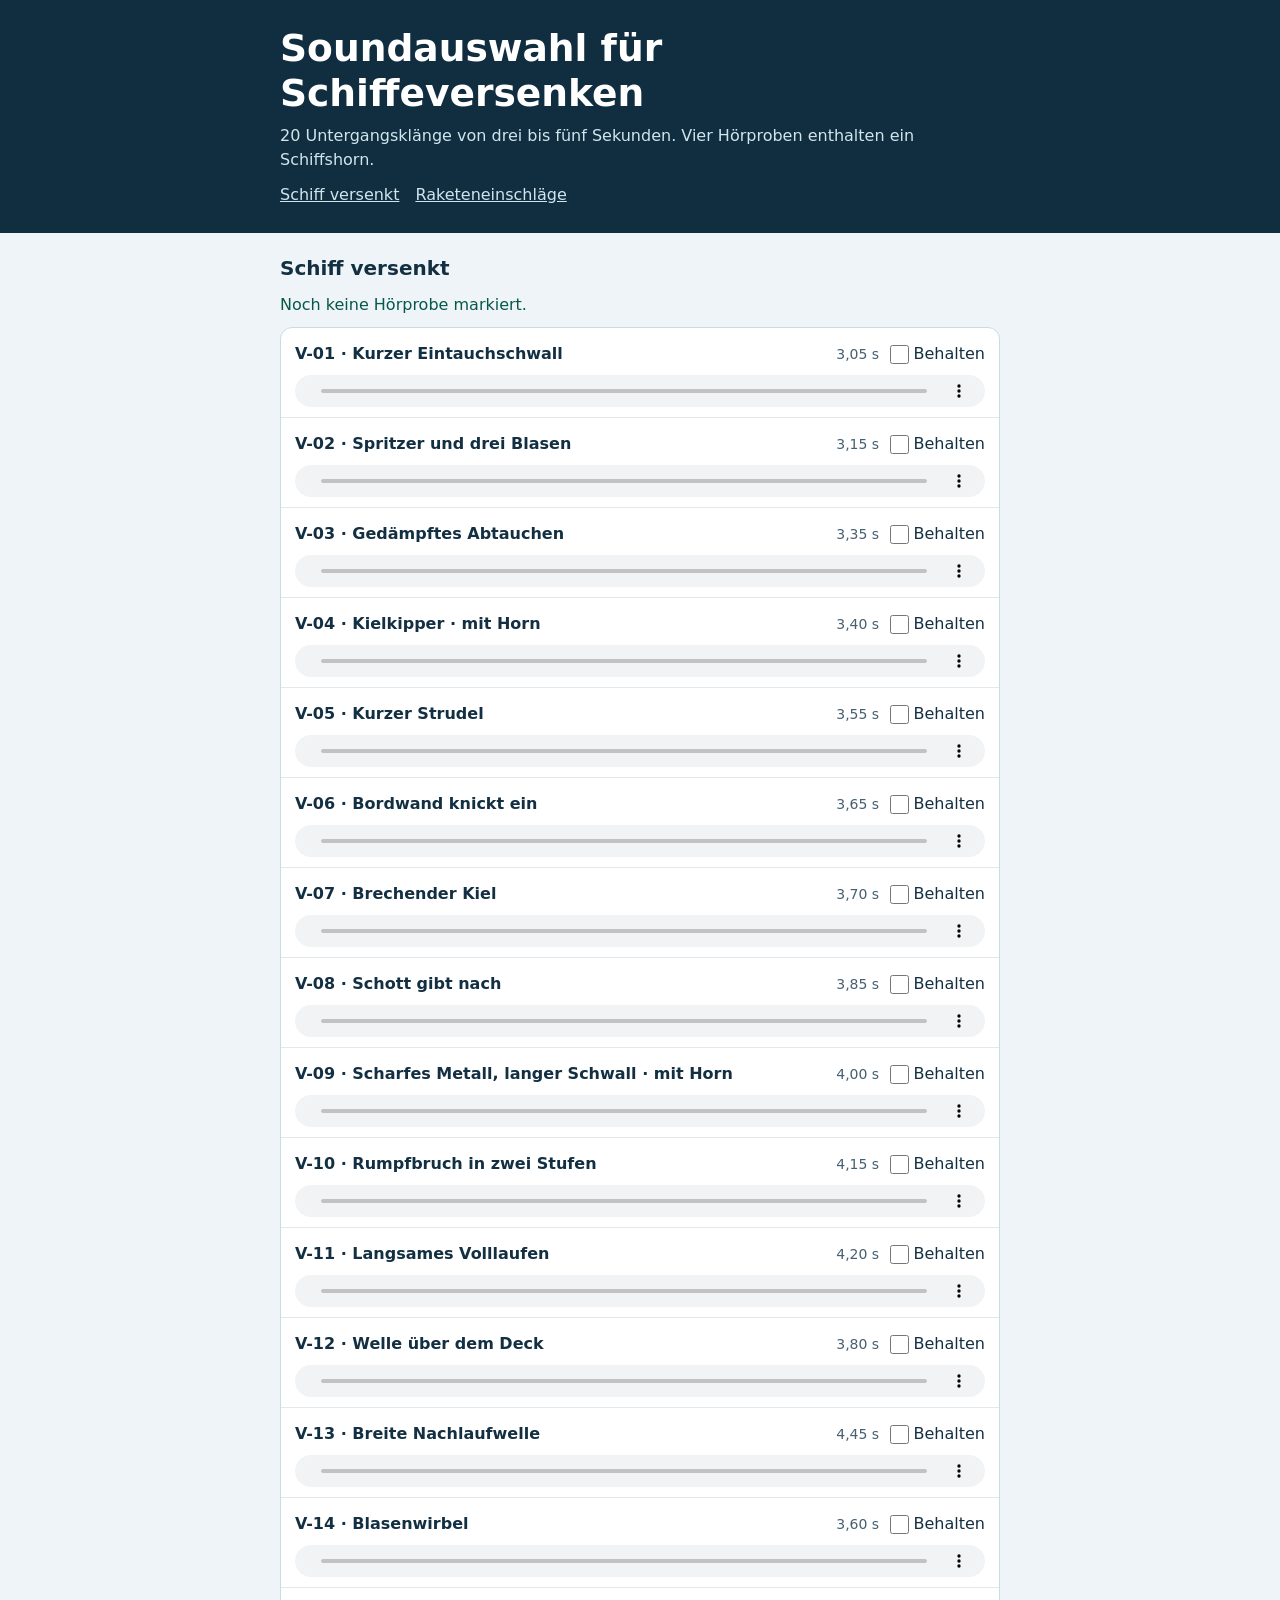
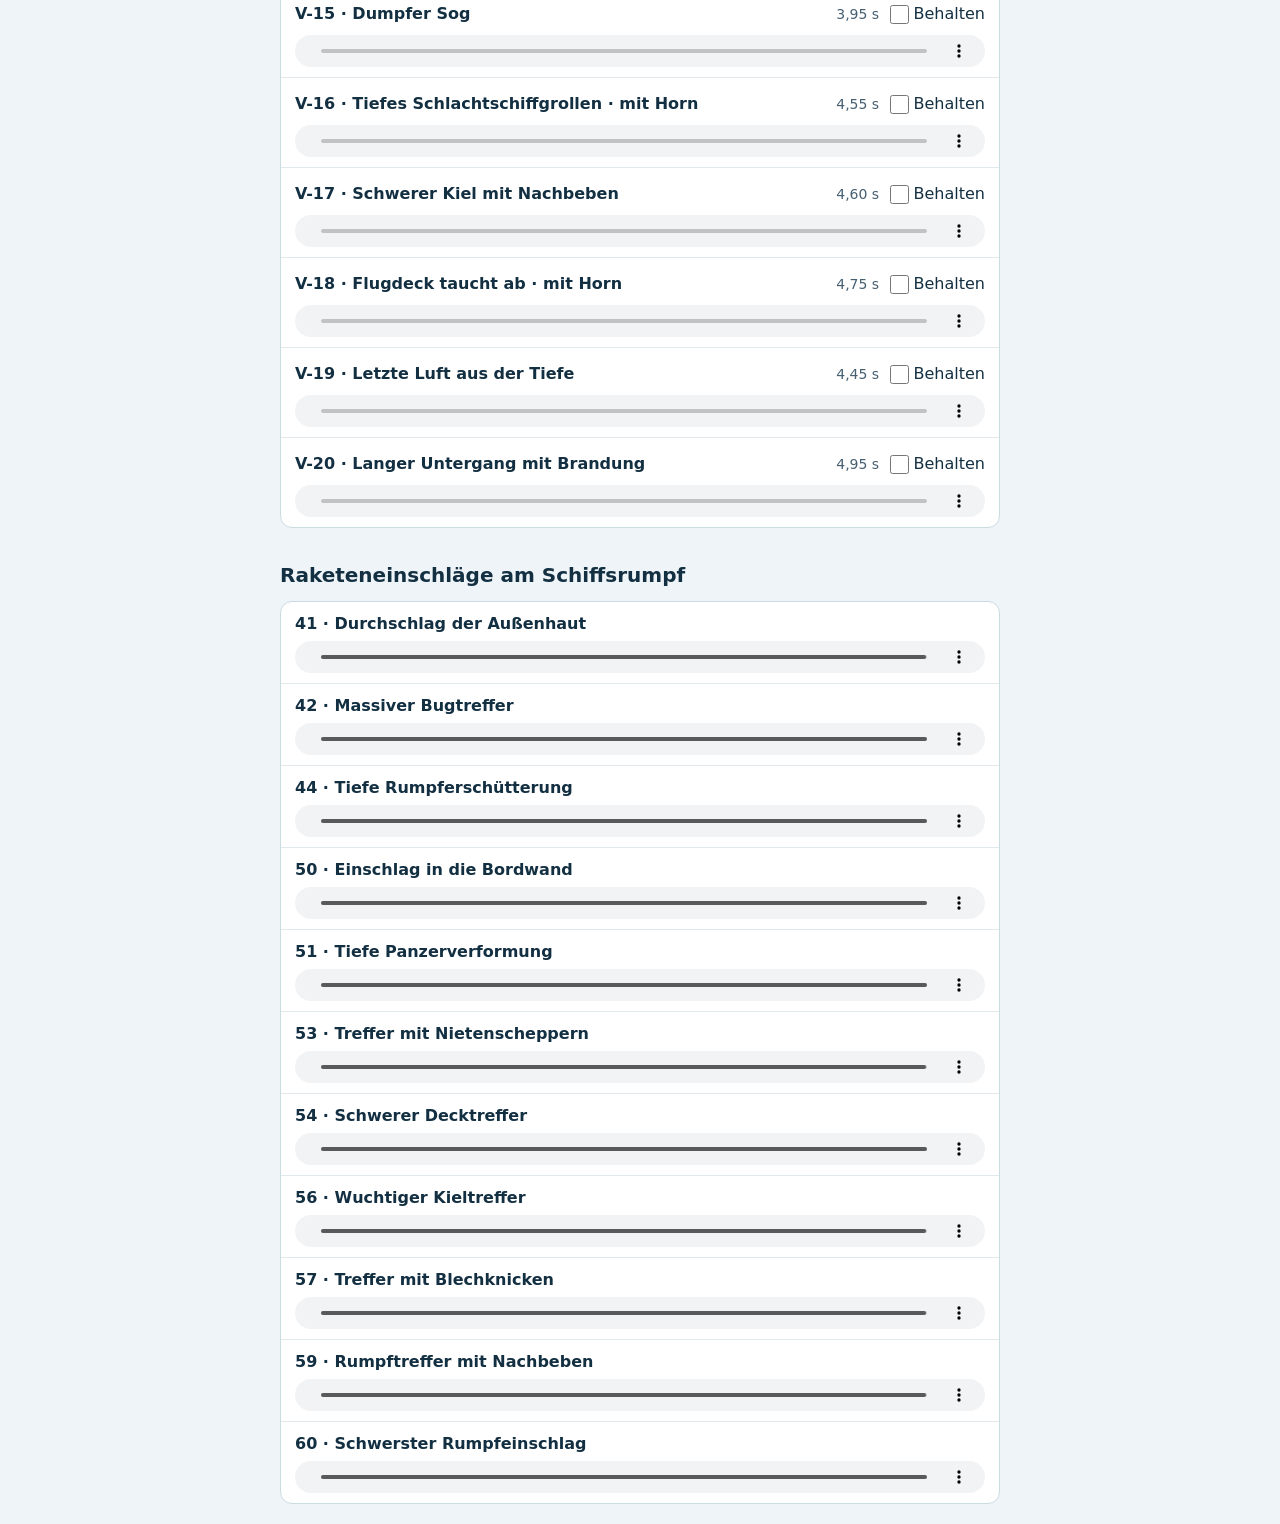
<file: Dokumente/Sounds/Soundauswahl.html>
<!doctype html>
<html lang="de">
<head>
<meta charset="utf-8">
<meta name="viewport" content="width=device-width, initial-scale=1">
<title>Schiffversenken – Soundauswahl</title>
<style>
  :root { color-scheme: light; font: 16px/1.5 "Segoe UI", system-ui, sans-serif; color: #132f42; background: #eef4f7; accent-color: #076455; }
  * { box-sizing: border-box; }
  body { margin: 0; }
  header { background: #102e40; color: white; padding: 26px max(20px, calc((100% - 720px)/2)); }
  h1, h2, p { margin: 0; }
  h1 { font-size: clamp(1.65rem, 4vw, 2.35rem); line-height: 1.2; margin-bottom: 8px; }
  header p { color: #d1e5ee; }
  header nav { display: flex; flex-wrap: wrap; gap: .5rem 1rem; margin-top: .65rem; }
  header nav a { color: #d1e5ee; }
  section + section { margin-top: 2rem; }
  section h2 { font-size: 1.25rem; margin-bottom: .65rem; }
  .duration { font-size: .875rem; color: #466072; font-variant-numeric: tabular-nums; }
  .choice { display: flex; align-items: center; gap: .65rem; }
  .keep { display: inline-flex; align-items: center; gap: .3rem; min-height: 2rem; cursor: pointer; }
  .keep input { width: 1.2rem; height: 1.2rem; margin: 0; cursor: pointer; }
  #versenken li:has(input:checked) { background: #e8f6ef; }
  .selection { margin-bottom: .65rem; color: #07584b; overflow-wrap: anywhere; }
  @media (max-width: 390px) { #versenken li { grid-template-columns: minmax(0, 1fr); } }
  main { max-width: 760px; margin: auto; padding: 20px; }
  ul { list-style: none; margin: 0; padding: 0; background: white; border: 1px solid #cbdbe2; border-radius: 12px; overflow: hidden; }
  li + li { border-top: 1px solid #e1e9ed; }
  li { display: grid; grid-template-columns: minmax(0, 1fr) auto; align-items: center; gap: 5px 12px; padding: 10px 14px; }
  .name { font-weight: 600; overflow-wrap: anywhere; }
  audio { grid-column: 1 / -1; display: block; width: 100%; height: 32px; }
</style>
</head>
<body>
<header>
  <h1>Soundauswahl für Schiffeversenken</h1>
  <p>20 Untergangsklänge von drei bis fünf Sekunden. Vier Hörproben enthalten ein Schiffshorn.</p>
  <nav aria-label="Klanggruppen">
    <a href="#versenken">Schiff versenkt</a>
    <a href="#treffer">Raketeneinschläge</a>
  </nav>
</header>
<main>
  <section id="versenken" aria-labelledby="versenken-heading">
    <h2 id="versenken-heading">Schiff versenkt</h2>
    <p class="selection" id="sinking-selection" role="status">Noch keine Hörprobe markiert.</p>
    <ul aria-labelledby="versenken-heading">
      <li data-file="Versenken/01-Kurzer-Eintauchschwall.wav">
        <span class="name" id="versenken-01">V-01 · Kurzer Eintauchschwall</span>
        <span class="choice">
          <span class="duration">3,05 s</span>
          <label class="keep"><input type="checkbox" name="keep-sinking" value="V-01" aria-describedby="versenken-01"> Behalten</label>
        </span>
        <audio controls preload="none" src="Versenken/01-Kurzer-Eintauchschwall.wav" aria-labelledby="versenken-01"></audio>
      </li>
      <li data-file="Versenken/02-Spritzer-und-drei-Blasen.wav">
        <span class="name" id="versenken-02">V-02 · Spritzer und drei Blasen</span>
        <span class="choice">
          <span class="duration">3,15 s</span>
          <label class="keep"><input type="checkbox" name="keep-sinking" value="V-02" aria-describedby="versenken-02"> Behalten</label>
        </span>
        <audio controls preload="none" src="Versenken/02-Spritzer-und-drei-Blasen.wav" aria-labelledby="versenken-02"></audio>
      </li>
      <li data-file="Versenken/03-Gedaempftes-Abtauchen.wav">
        <span class="name" id="versenken-03">V-03 · Gedämpftes Abtauchen</span>
        <span class="choice">
          <span class="duration">3,35 s</span>
          <label class="keep"><input type="checkbox" name="keep-sinking" value="V-03" aria-describedby="versenken-03"> Behalten</label>
        </span>
        <audio controls preload="none" src="Versenken/03-Gedaempftes-Abtauchen.wav" aria-labelledby="versenken-03"></audio>
      </li>
      <li data-file="Versenken/04-Kielkipper.wav">
        <span class="name" id="versenken-04">V-04 · Kielkipper · mit Horn</span>
        <span class="choice">
          <span class="duration">3,40 s</span>
          <label class="keep"><input type="checkbox" name="keep-sinking" value="V-04" aria-describedby="versenken-04"> Behalten</label>
        </span>
        <audio controls preload="none" src="Versenken/04-Kielkipper.wav" aria-labelledby="versenken-04"></audio>
      </li>
      <li data-file="Versenken/05-Kurzer-Strudel.wav">
        <span class="name" id="versenken-05">V-05 · Kurzer Strudel</span>
        <span class="choice">
          <span class="duration">3,55 s</span>
          <label class="keep"><input type="checkbox" name="keep-sinking" value="V-05" aria-describedby="versenken-05"> Behalten</label>
        </span>
        <audio controls preload="none" src="Versenken/05-Kurzer-Strudel.wav" aria-labelledby="versenken-05"></audio>
      </li>
      <li data-file="Versenken/06-Bordwand-knickt-ein.wav">
        <span class="name" id="versenken-06">V-06 · Bordwand knickt ein</span>
        <span class="choice">
          <span class="duration">3,65 s</span>
          <label class="keep"><input type="checkbox" name="keep-sinking" value="V-06" aria-describedby="versenken-06"> Behalten</label>
        </span>
        <audio controls preload="none" src="Versenken/06-Bordwand-knickt-ein.wav" aria-labelledby="versenken-06"></audio>
      </li>
      <li data-file="Versenken/07-Brechender-Kiel.wav">
        <span class="name" id="versenken-07">V-07 · Brechender Kiel</span>
        <span class="choice">
          <span class="duration">3,70 s</span>
          <label class="keep"><input type="checkbox" name="keep-sinking" value="V-07" aria-describedby="versenken-07"> Behalten</label>
        </span>
        <audio controls preload="none" src="Versenken/07-Brechender-Kiel.wav" aria-labelledby="versenken-07"></audio>
      </li>
      <li data-file="Versenken/08-Schott-gibt-nach.wav">
        <span class="name" id="versenken-08">V-08 · Schott gibt nach</span>
        <span class="choice">
          <span class="duration">3,85 s</span>
          <label class="keep"><input type="checkbox" name="keep-sinking" value="V-08" aria-describedby="versenken-08"> Behalten</label>
        </span>
        <audio controls preload="none" src="Versenken/08-Schott-gibt-nach.wav" aria-labelledby="versenken-08"></audio>
      </li>
      <li data-file="Versenken/09-Scharfes-Metall-langer-Schwall.wav">
        <span class="name" id="versenken-09">V-09 · Scharfes Metall, langer Schwall · mit Horn</span>
        <span class="choice">
          <span class="duration">4,00 s</span>
          <label class="keep"><input type="checkbox" name="keep-sinking" value="V-09" aria-describedby="versenken-09"> Behalten</label>
        </span>
        <audio controls preload="none" src="Versenken/09-Scharfes-Metall-langer-Schwall.wav" aria-labelledby="versenken-09"></audio>
      </li>
      <li data-file="Versenken/10-Rumpfbruch-in-zwei-Stufen.wav">
        <span class="name" id="versenken-10">V-10 · Rumpfbruch in zwei Stufen</span>
        <span class="choice">
          <span class="duration">4,15 s</span>
          <label class="keep"><input type="checkbox" name="keep-sinking" value="V-10" aria-describedby="versenken-10"> Behalten</label>
        </span>
        <audio controls preload="none" src="Versenken/10-Rumpfbruch-in-zwei-Stufen.wav" aria-labelledby="versenken-10"></audio>
      </li>
      <li data-file="Versenken/11-Langsames-Volllaufen.wav">
        <span class="name" id="versenken-11">V-11 · Langsames Volllaufen</span>
        <span class="choice">
          <span class="duration">4,20 s</span>
          <label class="keep"><input type="checkbox" name="keep-sinking" value="V-11" aria-describedby="versenken-11"> Behalten</label>
        </span>
        <audio controls preload="none" src="Versenken/11-Langsames-Volllaufen.wav" aria-labelledby="versenken-11"></audio>
      </li>
      <li data-file="Versenken/12-Welle-ueber-dem-Deck.wav">
        <span class="name" id="versenken-12">V-12 · Welle über dem Deck</span>
        <span class="choice">
          <span class="duration">3,80 s</span>
          <label class="keep"><input type="checkbox" name="keep-sinking" value="V-12" aria-describedby="versenken-12"> Behalten</label>
        </span>
        <audio controls preload="none" src="Versenken/12-Welle-ueber-dem-Deck.wav" aria-labelledby="versenken-12"></audio>
      </li>
      <li data-file="Versenken/13-Breite-Nachlaufwelle.wav">
        <span class="name" id="versenken-13">V-13 · Breite Nachlaufwelle</span>
        <span class="choice">
          <span class="duration">4,45 s</span>
          <label class="keep"><input type="checkbox" name="keep-sinking" value="V-13" aria-describedby="versenken-13"> Behalten</label>
        </span>
        <audio controls preload="none" src="Versenken/13-Breite-Nachlaufwelle.wav" aria-labelledby="versenken-13"></audio>
      </li>
      <li data-file="Versenken/14-Blasenwirbel.wav">
        <span class="name" id="versenken-14">V-14 · Blasenwirbel</span>
        <span class="choice">
          <span class="duration">3,60 s</span>
          <label class="keep"><input type="checkbox" name="keep-sinking" value="V-14" aria-describedby="versenken-14"> Behalten</label>
        </span>
        <audio controls preload="none" src="Versenken/14-Blasenwirbel.wav" aria-labelledby="versenken-14"></audio>
      </li>
      <li data-file="Versenken/15-Dumpfer-Sog.wav">
        <span class="name" id="versenken-15">V-15 · Dumpfer Sog</span>
        <span class="choice">
          <span class="duration">3,95 s</span>
          <label class="keep"><input type="checkbox" name="keep-sinking" value="V-15" aria-describedby="versenken-15"> Behalten</label>
        </span>
        <audio controls preload="none" src="Versenken/15-Dumpfer-Sog.wav" aria-labelledby="versenken-15"></audio>
      </li>
      <li data-file="Versenken/16-Tiefes-Schlachtschiffgrollen.wav">
        <span class="name" id="versenken-16">V-16 · Tiefes Schlachtschiffgrollen · mit Horn</span>
        <span class="choice">
          <span class="duration">4,55 s</span>
          <label class="keep"><input type="checkbox" name="keep-sinking" value="V-16" aria-describedby="versenken-16"> Behalten</label>
        </span>
        <audio controls preload="none" src="Versenken/16-Tiefes-Schlachtschiffgrollen.wav" aria-labelledby="versenken-16"></audio>
      </li>
      <li data-file="Versenken/17-Schwerer-Kiel-mit-Nachbeben.wav">
        <span class="name" id="versenken-17">V-17 · Schwerer Kiel mit Nachbeben</span>
        <span class="choice">
          <span class="duration">4,60 s</span>
          <label class="keep"><input type="checkbox" name="keep-sinking" value="V-17" aria-describedby="versenken-17"> Behalten</label>
        </span>
        <audio controls preload="none" src="Versenken/17-Schwerer-Kiel-mit-Nachbeben.wav" aria-labelledby="versenken-17"></audio>
      </li>
      <li data-file="Versenken/18-Flugdeck-taucht-ab.wav">
        <span class="name" id="versenken-18">V-18 · Flugdeck taucht ab · mit Horn</span>
        <span class="choice">
          <span class="duration">4,75 s</span>
          <label class="keep"><input type="checkbox" name="keep-sinking" value="V-18" aria-describedby="versenken-18"> Behalten</label>
        </span>
        <audio controls preload="none" src="Versenken/18-Flugdeck-taucht-ab.wav" aria-labelledby="versenken-18"></audio>
      </li>
      <li data-file="Versenken/19-Letzte-Luft-aus-der-Tiefe.wav">
        <span class="name" id="versenken-19">V-19 · Letzte Luft aus der Tiefe</span>
        <span class="choice">
          <span class="duration">4,45 s</span>
          <label class="keep"><input type="checkbox" name="keep-sinking" value="V-19" aria-describedby="versenken-19"> Behalten</label>
        </span>
        <audio controls preload="none" src="Versenken/19-Letzte-Luft-aus-der-Tiefe.wav" aria-labelledby="versenken-19"></audio>
      </li>
      <li data-file="Versenken/20-Langer-Untergang-mit-Brandung.wav">
        <span class="name" id="versenken-20">V-20 · Langer Untergang mit Brandung</span>
        <span class="choice">
          <span class="duration">4,95 s</span>
          <label class="keep"><input type="checkbox" name="keep-sinking" value="V-20" aria-describedby="versenken-20"> Behalten</label>
        </span>
        <audio controls preload="none" src="Versenken/20-Langer-Untergang-mit-Brandung.wav" aria-labelledby="versenken-20"></audio>
      </li>
    </ul>
  </section>
  <section id="treffer" aria-labelledby="treffer-heading">
    <h2 id="treffer-heading">Raketeneinschläge am Schiffsrumpf</h2>
    <ul aria-labelledby="treffer-heading">
      <li data-file="Treffer/41-Durchschlag-der-Aussenhaut.wav">
        <span class="name" id="treffer-41">41 · Durchschlag der Außenhaut</span>
        <audio controls preload="metadata" src="Treffer/41-Durchschlag-der-Aussenhaut.wav" aria-labelledby="treffer-41"></audio>
      </li>
      <li data-file="Treffer/42-Massiver-Bugtreffer.wav">
        <span class="name" id="treffer-42">42 · Massiver Bugtreffer</span>
        <audio controls preload="metadata" src="Treffer/42-Massiver-Bugtreffer.wav" aria-labelledby="treffer-42"></audio>
      </li>
      <li data-file="Treffer/44-Tiefe-Rumpferschuetterung.wav">
        <span class="name" id="treffer-44">44 · Tiefe Rumpferschütterung</span>
        <audio controls preload="metadata" src="Treffer/44-Tiefe-Rumpferschuetterung.wav" aria-labelledby="treffer-44"></audio>
      </li>
      <li data-file="Treffer/50-Einschlag-in-die-Bordwand.wav">
        <span class="name" id="treffer-50">50 · Einschlag in die Bordwand</span>
        <audio controls preload="metadata" src="Treffer/50-Einschlag-in-die-Bordwand.wav" aria-labelledby="treffer-50"></audio>
      </li>
      <li data-file="Treffer/51-Tiefe-Panzerverformung.wav">
        <span class="name" id="treffer-51">51 · Tiefe Panzerverformung</span>
        <audio controls preload="metadata" src="Treffer/51-Tiefe-Panzerverformung.wav" aria-labelledby="treffer-51"></audio>
      </li>
      <li data-file="Treffer/53-Treffer-mit-Nietenscheppern.wav">
        <span class="name" id="treffer-53">53 · Treffer mit Nietenscheppern</span>
        <audio controls preload="metadata" src="Treffer/53-Treffer-mit-Nietenscheppern.wav" aria-labelledby="treffer-53"></audio>
      </li>
      <li data-file="Treffer/54-Schwerer-Decktreffer.wav">
        <span class="name" id="treffer-54">54 · Schwerer Decktreffer</span>
        <audio controls preload="metadata" src="Treffer/54-Schwerer-Decktreffer.wav" aria-labelledby="treffer-54"></audio>
      </li>
      <li data-file="Treffer/56-Wuchtiger-Kieltreffer.wav">
        <span class="name" id="treffer-56">56 · Wuchtiger Kieltreffer</span>
        <audio controls preload="metadata" src="Treffer/56-Wuchtiger-Kieltreffer.wav" aria-labelledby="treffer-56"></audio>
      </li>
      <li data-file="Treffer/57-Treffer-mit-Blechknicken.wav">
        <span class="name" id="treffer-57">57 · Treffer mit Blechknicken</span>
        <audio controls preload="metadata" src="Treffer/57-Treffer-mit-Blechknicken.wav" aria-labelledby="treffer-57"></audio>
      </li>
      <li data-file="Treffer/59-Rumpftreffer-mit-Nachbeben.wav">
        <span class="name" id="treffer-59">59 · Rumpftreffer mit Nachbeben</span>
        <audio controls preload="metadata" src="Treffer/59-Rumpftreffer-mit-Nachbeben.wav" aria-labelledby="treffer-59"></audio>
      </li>
      <li data-file="Treffer/60-Schwerster-Rumpfeinschlag.wav">
        <span class="name" id="treffer-60">60 · Schwerster Rumpfeinschlag</span>
        <audio controls preload="metadata" src="Treffer/60-Schwerster-Rumpfeinschlag.wav" aria-labelledby="treffer-60"></audio>
      </li>
    </ul>
  </section>
</main>
<script type="application/json" id="abgenommene-sounds">
{
  "Treffer": [
    "Treffer/02-Tiefer-Rumpfstoß.wav",
    "Treffer/03-Heller-Metalltreffer.wav",
    "Treffer/06-Fernes-Grollen.wav",
    "Treffer/09-Plattentreffer-mit-Nachhall.wav",
    "Treffer/11-Krach-mit-Trümmern.wav",
    "Treffer/14-Original-tief-und-dumpf.wav",
    "Treffer/15-Original-mit-Echo.wav",
    "Treffer/41-Durchschlag-der-Aussenhaut.wav",
    "Treffer/42-Massiver-Bugtreffer.wav",
    "Treffer/44-Tiefe-Rumpferschuetterung.wav",
    "Treffer/50-Einschlag-in-die-Bordwand.wav",
    "Treffer/51-Tiefe-Panzerverformung.wav",
    "Treffer/53-Treffer-mit-Nietenscheppern.wav",
    "Treffer/54-Schwerer-Decktreffer.wav",
    "Treffer/56-Wuchtiger-Kieltreffer.wav",
    "Treffer/57-Treffer-mit-Blechknicken.wav",
    "Treffer/59-Rumpftreffer-mit-Nachbeben.wav",
    "Treffer/60-Schwerster-Rumpfeinschlag.wav"
  ],
  "Wasserplatscher": [
    "Wasserplatscher/01-Schwall-Breiter-Aufprall.wav",
    "Wasserplatscher/02-Schwall-Tiefer-Eintauchschwall.wav",
    "Wasserplatscher/03-Schwall-Kompakter-Wasserschlag.wav",
    "Wasserplatscher/04-Schwall-Masse-mit-langem-Schwall.wav",
    "Wasserplatscher/05-Schwall-Kräftige-Wasserfontäne.wav",
    "Wasserplatscher/06-Schwall-Breiter-Klatscher.wav",
    "Wasserplatscher/07-Schwall-Gedämpfter-Einschlag.wav",
    "Wasserplatscher/08-Schwall-Schwall-mit-zweiter-Welle.wav",
    "Wasserplatscher/09-Schwall-Seitlich-wegrollendes-Wasser.wav",
    "Wasserplatscher/12-Schwall-Weicher-breiter-Schwall.wav",
    "Wasserplatscher/13-Schwall-Tiefe-Welle-mit-Schaum.wav",
    "Wasserplatscher/14-Schwall-Scharfe-Wasserkante.wav",
    "Wasserplatscher/15-Schwall-Voller-Schwall-mit-Auslauf.wav"
  ],
  "Versenken": [
    "Versenken/04-Kielkipper.wav",
    "Versenken/09-Scharfes-Metall-langer-Schwall.wav",
    "Versenken/10-Rumpfbruch-in-zwei-Stufen.wav",
    "Versenken/11-Langsames-Volllaufen.wav",
    "Versenken/13-Breite-Nachlaufwelle.wav",
    "Versenken/14-Blasenwirbel.wav",
    "Versenken/15-Dumpfer-Sog.wav",
    "Versenken/16-Tiefes-Schlachtschiffgrollen.wav",
    "Versenken/17-Schwerer-Kiel-mit-Nachbeben.wav",
    "Versenken/18-Flugdeck-taucht-ab.wav",
    "Versenken/19-Letzte-Luft-aus-der-Tiefe.wav"
  ]
}
</script>
<script>
  const keepChecks = Array.from(document.querySelectorAll("input[name=keep-sinking]"));
  const selection = document.querySelector("#sinking-selection");
  const storageKey = "schiffeversenken-sinking-selection";

  function updateSelection(save) {
    const selected = keepChecks.filter(input => input.checked).map(input => input.value);
    selection.textContent = selected.length ? "Markiert · " + selected.join(", ") : "Noch keine Hörprobe markiert.";
    if (!save) return;
    try {
      localStorage.setItem(storageKey, JSON.stringify(selected));
    } catch {
      // The current tab still retains the selection if local storage is unavailable.
    }
  }

  try {
    const stored = JSON.parse(localStorage.getItem(storageKey));
    if (Array.isArray(stored)) {
      for (const input of keepChecks) input.checked = stored.includes(input.value);
    }
  } catch {
    // Keep the current form state if local storage is unavailable.
  }
  for (const input of keepChecks) input.addEventListener("change", () => updateSelection(true));
  updateSelection(false);

  const players = Array.from(document.querySelectorAll('audio'));

  for (const player of players) {
    player.addEventListener('play', () => {
      for (const other of players) {
        if (other !== player && !other.paused) other.pause();
      }
    });
  }

</script>
</body>
</html>
</file>
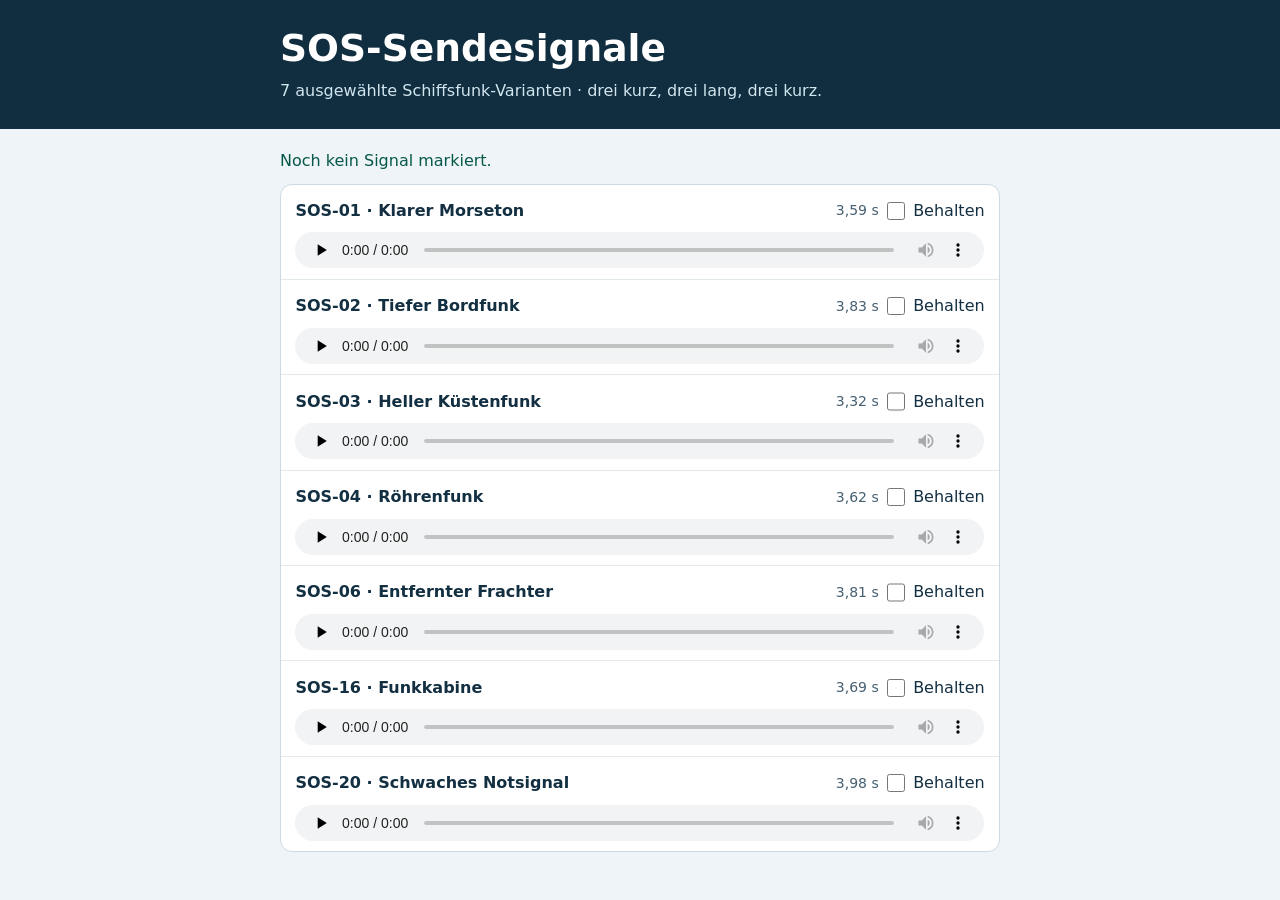
<file: Dokumente/Sounds/sos/Soundauswahl.html>
<!doctype html>
<html lang="de">
<head>
<meta charset="utf-8">
<meta name="viewport" content="width=device-width, initial-scale=1">
<title>Schiffeversenken – SOS-Soundauswahl</title>
<style>
  :root { color-scheme: light; font: 16px/1.5 "Segoe UI", system-ui, sans-serif; color: #132f42; background: #eef4f7; accent-color: #076455; }
  * { box-sizing: border-box; }
  body { margin: 0; }
  header { background: #102e40; color: white; padding: 26px max(20px, calc((100% - 720px)/2)); }
  h1, p { margin: 0; }
  h1 { font-size: clamp(1.65rem, 4vw, 2.35rem); line-height: 1.2; margin-bottom: .5rem; }
  header p { color: #d1e5ee; }
  main { max-width: 760px; margin: auto; padding: 20px; }
  #selection { margin-bottom: .65rem; color: #07584b; overflow-wrap: anywhere; }
  ul { margin: 0; padding: 0; overflow: hidden; list-style: none; background: white; border: 1px solid #cbdbe2; border-radius: 12px; }
  li { display: grid; grid-template-columns: minmax(0, 1fr) auto; gap: .35rem .75rem; align-items: center; padding: .65rem .9rem; }
  li + li { border-top: 1px solid #e1e9ed; }
  li:has(input:checked) { background: #e8f6ef; }
  .name { font-weight: 600; overflow-wrap: anywhere; }
  .controls, label { display: flex; align-items: center; gap: .5rem; }
  .duration { font-size: .875rem; color: #466072; font-variant-numeric: tabular-nums; }
  label { min-height: 2rem; cursor: pointer; }
  input { width: 1.15rem; height: 1.15rem; margin: 0; cursor: pointer; }
  audio { grid-column: 1 / -1; display: block; width: 100%; height: 36px; }
  @media (max-width: 420px) { li { grid-template-columns: minmax(0, 1fr); } }
</style>
</head>
<body>
<header><h1>SOS-Sendesignale</h1><p>7 ausgewählte Schiffsfunk-Varianten · drei kurz, drei lang, drei kurz.</p></header>
<main>
  <p id="selection" role="status">Noch kein Signal markiert.</p>
  <ul aria-label="SOS-Signale zum Anhören">
    <li>
      <span class="name" id="SOS-01">SOS-01 · Klarer Morseton</span>
      <span class="controls"><span class="duration">3,59 s</span>
        <label><input type="checkbox" value="SOS-01" aria-describedby="SOS-01"> Behalten</label></span>
      <audio controls preload="none" src="SOS-01-Klarer-Morseton.wav" aria-labelledby="SOS-01"></audio>
    </li>
    <li>
      <span class="name" id="SOS-02">SOS-02 · Tiefer Bordfunk</span>
      <span class="controls"><span class="duration">3,83 s</span>
        <label><input type="checkbox" value="SOS-02" aria-describedby="SOS-02"> Behalten</label></span>
      <audio controls preload="none" src="SOS-02-Tiefer-Bordfunk.wav" aria-labelledby="SOS-02"></audio>
    </li>
    <li>
      <span class="name" id="SOS-03">SOS-03 · Heller Küstenfunk</span>
      <span class="controls"><span class="duration">3,32 s</span>
        <label><input type="checkbox" value="SOS-03" aria-describedby="SOS-03"> Behalten</label></span>
      <audio controls preload="none" src="SOS-03-Heller-Kuestenfunk.wav" aria-labelledby="SOS-03"></audio>
    </li>
    <li>
      <span class="name" id="SOS-04">SOS-04 · Röhrenfunk</span>
      <span class="controls"><span class="duration">3,62 s</span>
        <label><input type="checkbox" value="SOS-04" aria-describedby="SOS-04"> Behalten</label></span>
      <audio controls preload="none" src="SOS-04-Roehrenfunk.wav" aria-labelledby="SOS-04"></audio>
    </li>
    <li>
      <span class="name" id="SOS-06">SOS-06 · Entfernter Frachter</span>
      <span class="controls"><span class="duration">3,81 s</span>
        <label><input type="checkbox" value="SOS-06" aria-describedby="SOS-06"> Behalten</label></span>
      <audio controls preload="none" src="SOS-06-Entfernter-Frachter.wav" aria-labelledby="SOS-06"></audio>
    </li>
    <li>
      <span class="name" id="SOS-16">SOS-16 · Funkkabine</span>
      <span class="controls"><span class="duration">3,69 s</span>
        <label><input type="checkbox" value="SOS-16" aria-describedby="SOS-16"> Behalten</label></span>
      <audio controls preload="none" src="SOS-16-Funkkabine.wav" aria-labelledby="SOS-16"></audio>
    </li>
    <li>
      <span class="name" id="SOS-20">SOS-20 · Schwaches Notsignal</span>
      <span class="controls"><span class="duration">3,98 s</span>
        <label><input type="checkbox" value="SOS-20" aria-describedby="SOS-20"> Behalten</label></span>
      <audio controls preload="none" src="SOS-20-Schwaches-Notsignal.wav" aria-labelledby="SOS-20"></audio>
    </li>
  </ul>
</main>
<script type="application/json" id="abgenommene-sounds">
[
  "SOS-01-Klarer-Morseton.wav",
  "SOS-02-Tiefer-Bordfunk.wav",
  "SOS-03-Heller-Kuestenfunk.wav",
  "SOS-04-Roehrenfunk.wav",
  "SOS-06-Entfernter-Frachter.wav",
  "SOS-16-Funkkabine.wav",
  "SOS-20-Schwaches-Notsignal.wav"
]
</script>
<script>
  const storageKey = "schiffeversenken-sos-selection";
  const inputs = [...document.querySelectorAll("input[type=checkbox]")];
  const selection = document.querySelector("#selection");
  function updateSelection(save) {
    const marked = inputs.filter(input => input.checked).map(input => input.value);
    selection.textContent = marked.length ? "Markiert · " + marked.join(", ") : "Noch kein Signal markiert.";
    if (!save) return;
    try { localStorage.setItem(storageKey, JSON.stringify(marked)); } catch {}
  }
  try {
    const saved = JSON.parse(localStorage.getItem(storageKey));
    if (Array.isArray(saved)) for (const input of inputs) input.checked = saved.includes(input.value);
  } catch {}
  for (const input of inputs) input.addEventListener("change", () => updateSelection(true));
  updateSelection(false);
  const players = [...document.querySelectorAll("audio")];
  for (const player of players) {
    player.addEventListener("play", () => {
      for (const other of players) if (other !== player && !other.paused) other.pause();
    });
  }
</script>
</body>
</html>
</file>
